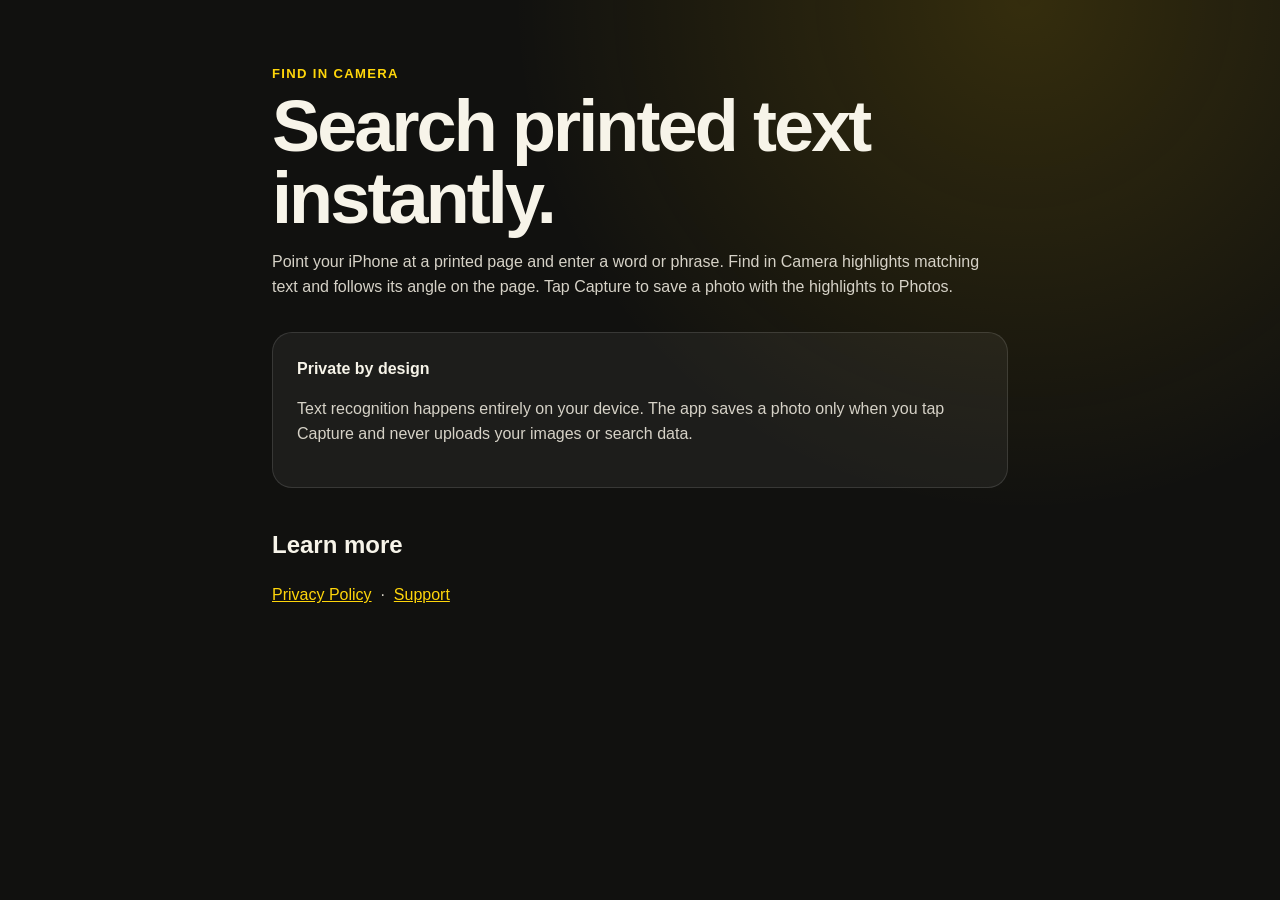
<file: index.html>
<!doctype html>
<html lang="en">
<head>
  <meta charset="utf-8">
  <meta name="viewport" content="width=device-width, initial-scale=1">
  <meta
    name="description"
    content="Find in Camera searches printed pages using on-device text recognition and saves highlighted photos when you choose."
  >
  <title>Find in Camera</title>
  <link rel="stylesheet" href="styles.css">
</head>
<body>
  <main>
    <div class="eyebrow">Find in Camera</div>
    <h1>Search printed text instantly.</h1>

    <p>
      Point your iPhone at a printed page and enter a word or phrase.
      Find in Camera highlights matching text and follows its angle on the page.
      Tap Capture to save a photo with the highlights to Photos.
    </p>

    <div class="card">
      <strong>Private by design</strong>
      <p>
        Text recognition happens entirely on your device. The app saves a
        photo only when you tap Capture and never uploads your images or search data.
      </p>
    </div>

    <h2>Learn more</h2>
    <p>
      <a href="privacy.html">Privacy Policy</a>
      &nbsp;·&nbsp;
      <a href="support.html">Support</a>
    </p>
  </main>
</body>
</html>
</file>
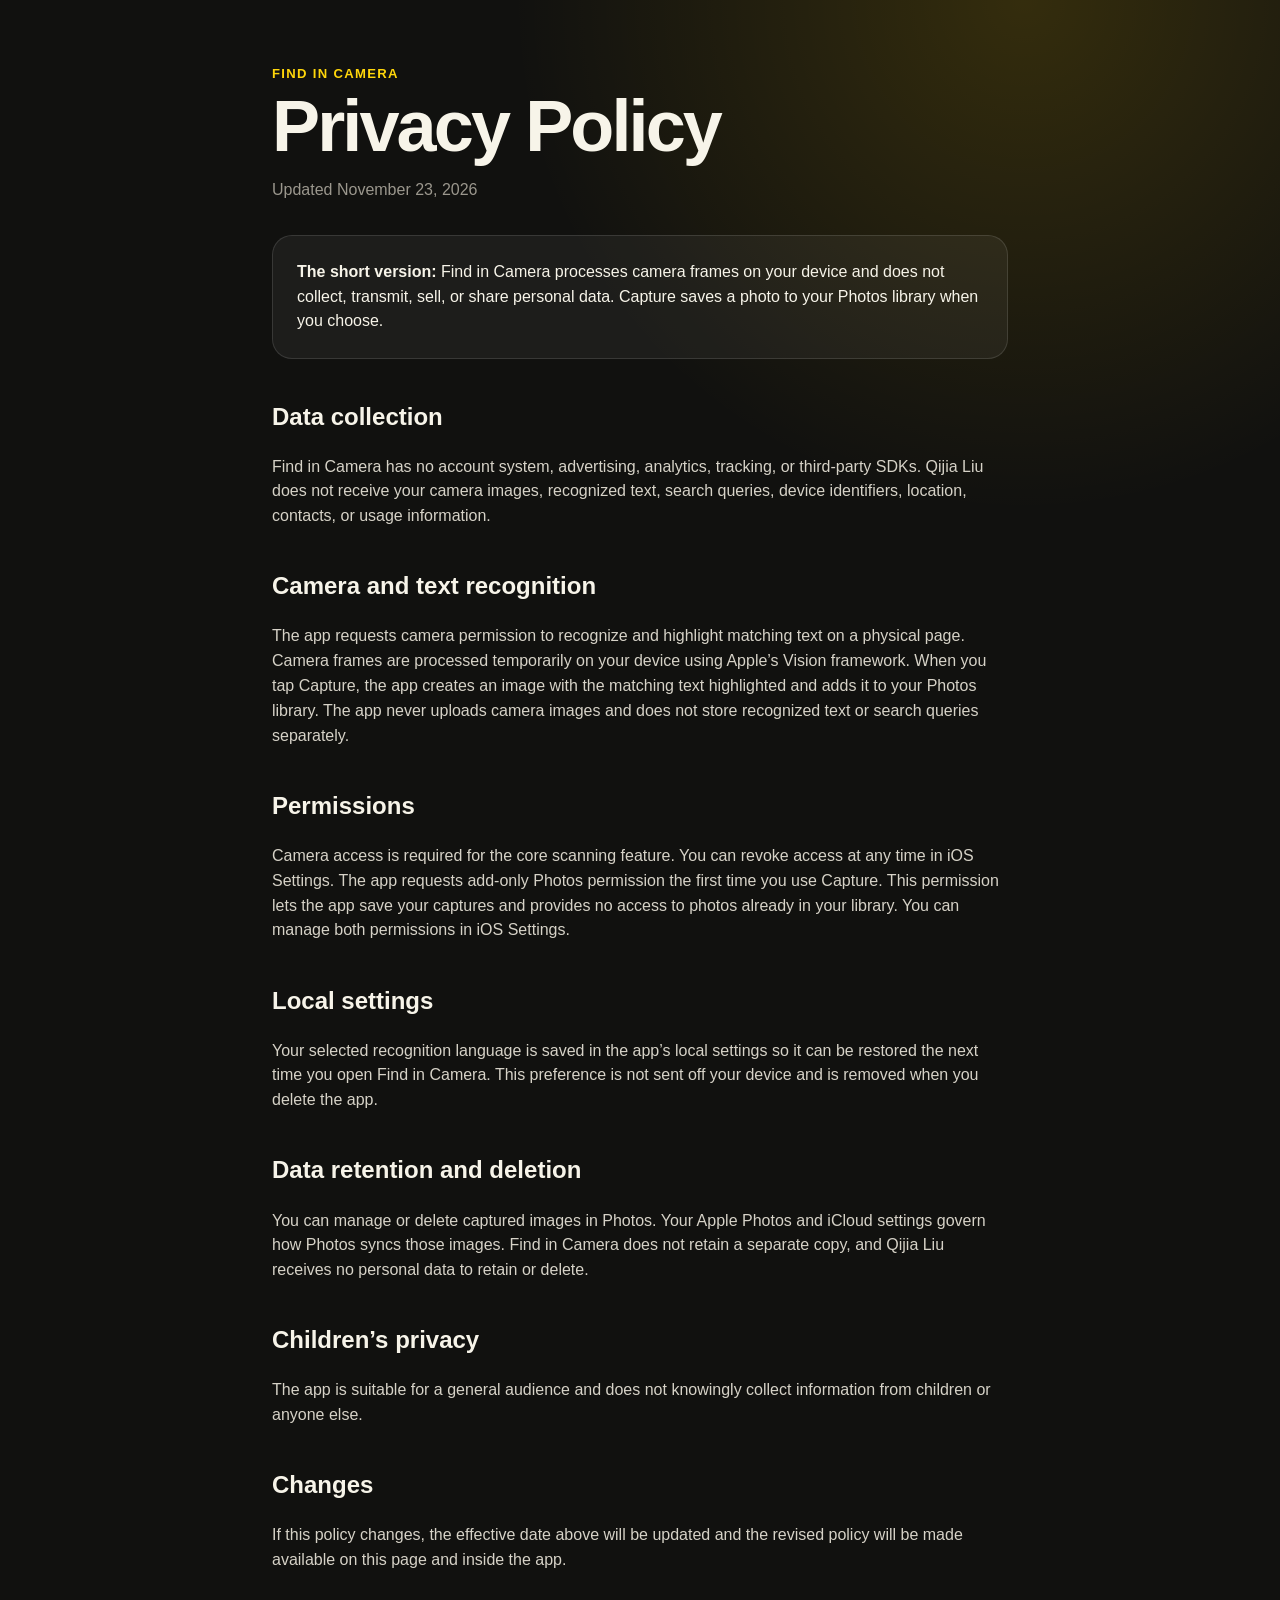
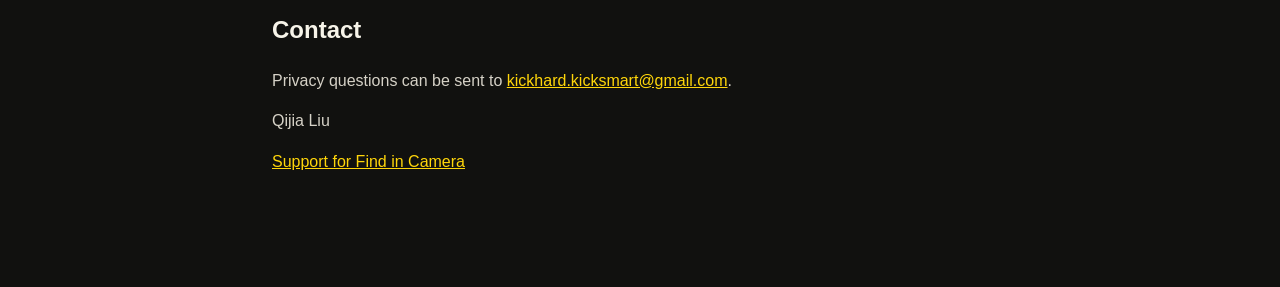
<file: privacy.html>
<!doctype html>
<html lang="en">
<head>
  <meta charset="utf-8">
  <meta name="viewport" content="width=device-width, initial-scale=1">
  <meta name="description" content="Privacy policy for Find in Camera by Qijia Liu.">
  <title>Find in Camera — Privacy Policy</title>
  <link rel="stylesheet" href="styles.css">
</head>
<body>
  <main>
    <div class="eyebrow">Find in Camera</div>
    <h1>Privacy Policy</h1>
    <p class="updated">Updated November 23, 2026</p>

    <div class="card">
      <strong>The short version:</strong> Find in Camera processes camera frames on your device and does not collect, transmit, sell, or share personal data. Capture saves a photo to your Photos library when you choose.
    </div>

    <h2>Data collection</h2>
    <p>Find in Camera has no account system, advertising, analytics, tracking, or third-party SDKs. Qijia Liu does not receive your camera images, recognized text, search queries, device identifiers, location, contacts, or usage information.</p>

    <h2>Camera and text recognition</h2>
    <p>The app requests camera permission to recognize and highlight matching text on a physical page. Camera frames are processed temporarily on your device using Apple’s Vision framework. When you tap Capture, the app creates an image with the matching text highlighted and adds it to your Photos library. The app never uploads camera images and does not store recognized text or search queries separately.</p>

    <h2>Permissions</h2>
    <p>Camera access is required for the core scanning feature. You can revoke access at any time in iOS Settings. The app requests add-only Photos permission the first time you use Capture. This permission lets the app save your captures and provides no access to photos already in your library. You can manage both permissions in iOS Settings.</p>

    <h2>Local settings</h2>
    <p>Your selected recognition language is saved in the app’s local settings so it can be restored the next time you open Find in Camera. This preference is not sent off your device and is removed when you delete the app.</p>

    <h2>Data retention and deletion</h2>
    <p>You can manage or delete captured images in Photos. Your Apple Photos and iCloud settings govern how Photos syncs those images. Find in Camera does not retain a separate copy, and Qijia Liu receives no personal data to retain or delete.</p>

    <h2>Children’s privacy</h2>
    <p>The app is suitable for a general audience and does not knowingly collect information from children or anyone else.</p>

    <h2>Changes</h2>
    <p>If this policy changes, the effective date above will be updated and the revised policy will be made available on this page and inside the app.</p>

    <h2>Contact</h2>
    <p>Privacy questions can be sent to <a href="mailto:kickhard.kicksmart@gmail.com">kickhard.kicksmart@gmail.com</a>.</p>
    <p>Qijia Liu</p>

    <p><a href="support.html">Support for Find in Camera</a></p>
  </main>
</body>
</html>
</file>
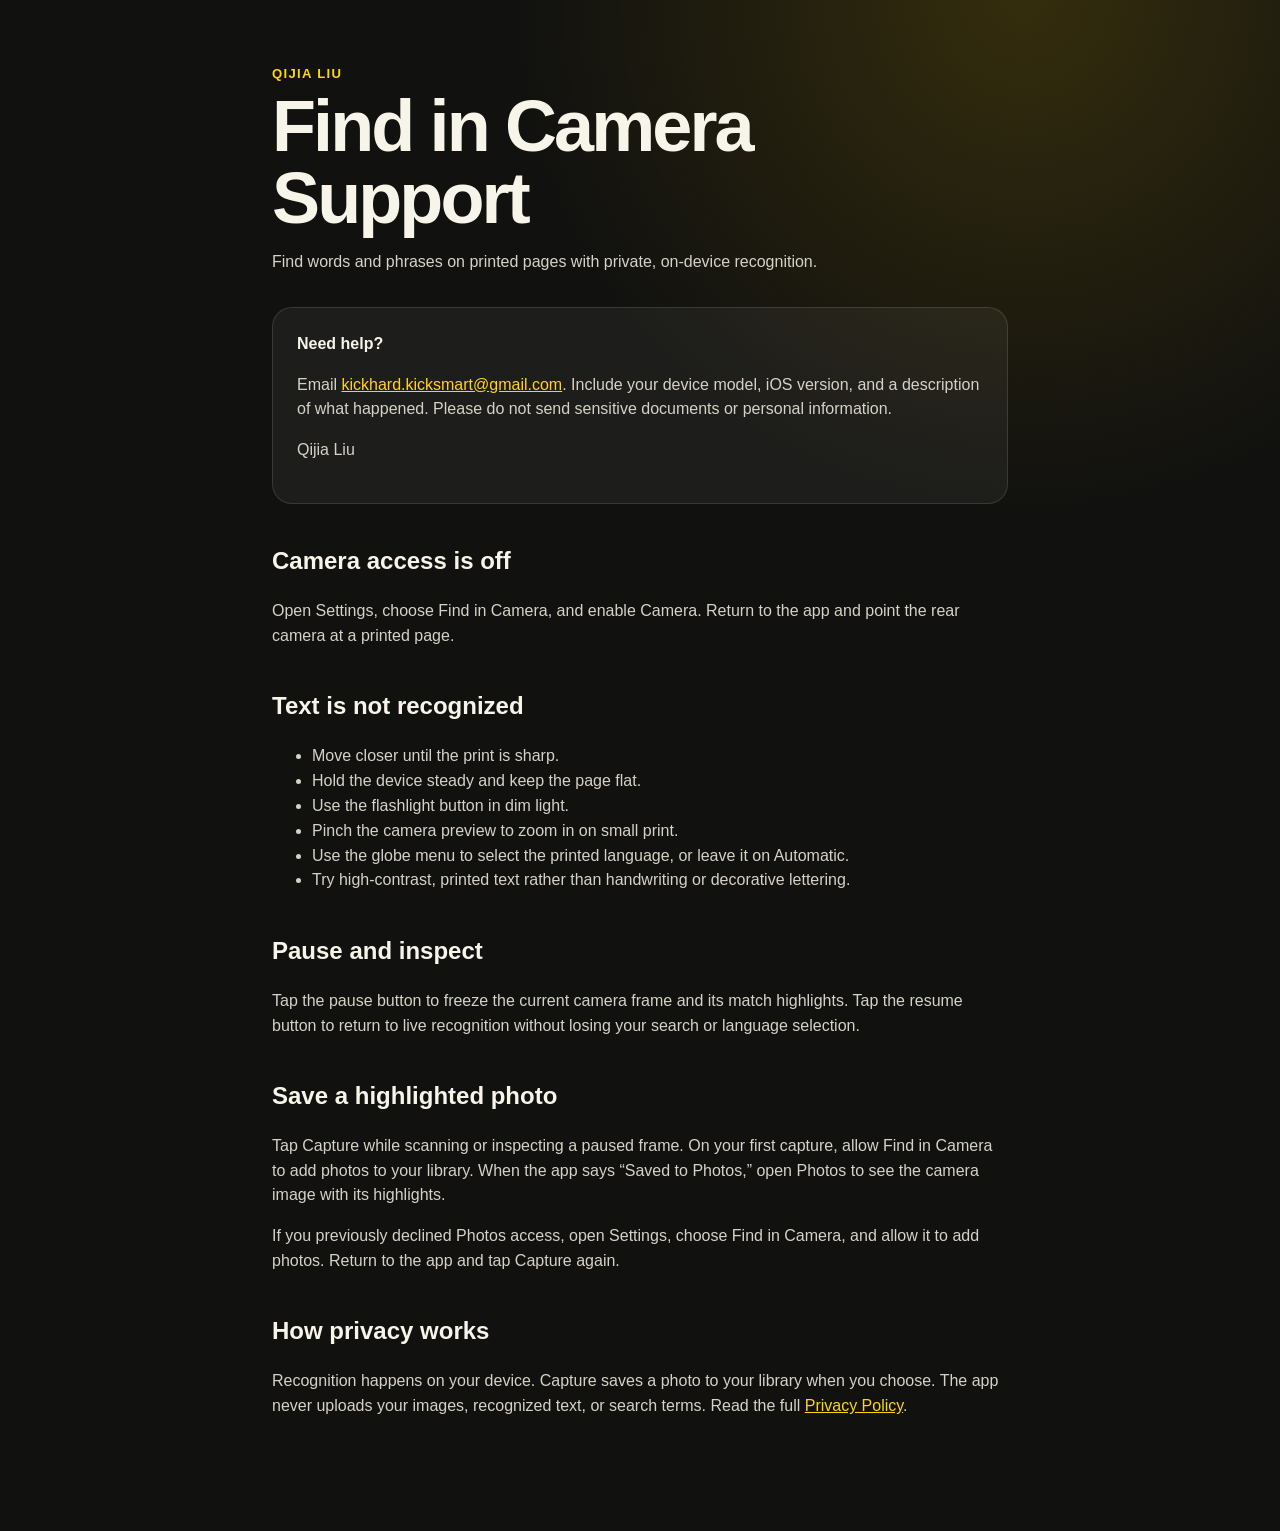
<file: support.html>
<!doctype html>
<html lang="en">
<head>
  <meta charset="utf-8">
  <meta name="viewport" content="width=device-width, initial-scale=1">
  <meta name="description" content="Support for Find in Camera by Qijia Liu.">
  <title>Find in Camera — Support</title>
  <link rel="stylesheet" href="styles.css">
</head>
<body>
  <main>
    <div class="eyebrow">Qijia Liu</div>
    <h1>Find in Camera Support</h1>
    <p>Find words and phrases on printed pages with private, on-device recognition.</p>

    <div class="card">
      <strong>Need help?</strong>
      <p>Email <a href="mailto:kickhard.kicksmart@gmail.com">kickhard.kicksmart@gmail.com</a>. Include your device model, iOS version, and a description of what happened. Please do not send sensitive documents or personal information.</p>
      <p>Qijia Liu</p>
    </div>

    <h2>Camera access is off</h2>
    <p>Open Settings, choose Find in Camera, and enable Camera. Return to the app and point the rear camera at a printed page.</p>

    <h2>Text is not recognized</h2>
    <ul>
      <li>Move closer until the print is sharp.</li>
      <li>Hold the device steady and keep the page flat.</li>
      <li>Use the flashlight button in dim light.</li>
      <li>Pinch the camera preview to zoom in on small print.</li>
      <li>Use the globe menu to select the printed language, or leave it on Automatic.</li>
      <li>Try high-contrast, printed text rather than handwriting or decorative lettering.</li>
    </ul>

    <h2>Pause and inspect</h2>
    <p>Tap the pause button to freeze the current camera frame and its match highlights. Tap the resume button to return to live recognition without losing your search or language selection.</p>

    <h2>Save a highlighted photo</h2>
    <p>Tap Capture while scanning or inspecting a paused frame. On your first capture, allow Find in Camera to add photos to your library. When the app says “Saved to Photos,” open Photos to see the camera image with its highlights.</p>
    <p>If you previously declined Photos access, open Settings, choose Find in Camera, and allow it to add photos. Return to the app and tap Capture again.</p>

    <h2>How privacy works</h2>
    <p>Recognition happens on your device. Capture saves a photo to your library when you choose. The app never uploads your images, recognized text, or search terms. Read the full <a href="privacy.html">Privacy Policy</a>.</p>
  </main>
</body>
</html>
</file>
<file: styles.css>
:root {
  color-scheme: light dark;
  font-family: -apple-system, BlinkMacSystemFont, "Segoe UI", sans-serif;
  line-height: 1.55;
  background: #11110f;
  color: #f7f4e9;
}

* { box-sizing: border-box; }

body {
  margin: 0;
  background:
    radial-gradient(circle at 80% 0%, rgba(255, 204, 0, 0.15), transparent 32rem),
    #11110f;
}

main {
  width: min(46rem, calc(100% - 2rem));
  margin: 0 auto;
  padding: 4rem 0 6rem;
}

.eyebrow {
  color: #ffd60a;
  font-size: 0.82rem;
  font-weight: 700;
  letter-spacing: 0.1em;
  text-transform: uppercase;
}

h1 {
  margin: 0.35rem 0 0.5rem;
  font-size: clamp(2.2rem, 8vw, 4.5rem);
  line-height: 1;
  letter-spacing: -0.04em;
}

h2 { margin-top: 2.4rem; }

p, li { color: #d6d2c7; }

a { color: #ffd60a; }

.card {
  margin-top: 2rem;
  padding: 1.5rem;
  border: 1px solid rgba(255, 255, 255, 0.12);
  border-radius: 1.25rem;
  background: rgba(255, 255, 255, 0.05);
}

.updated { color: #9b978d; }
</file>
